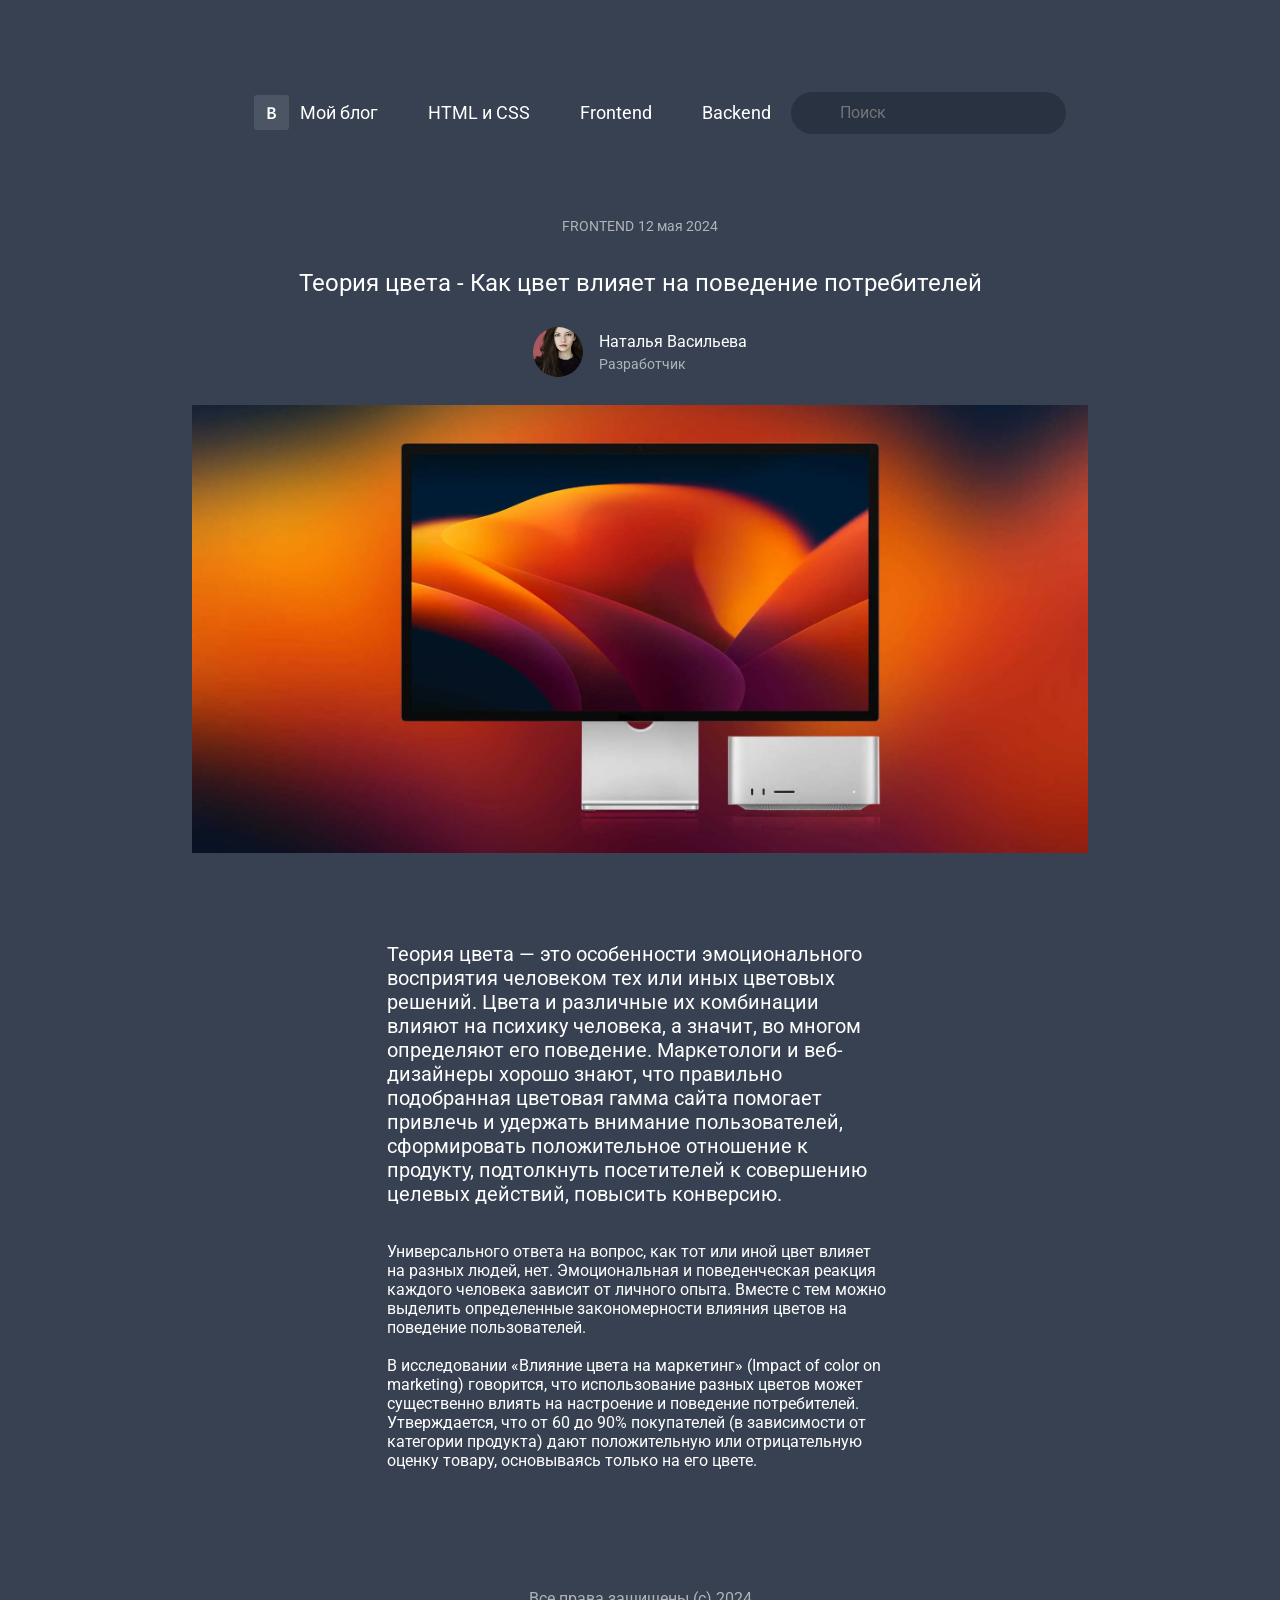
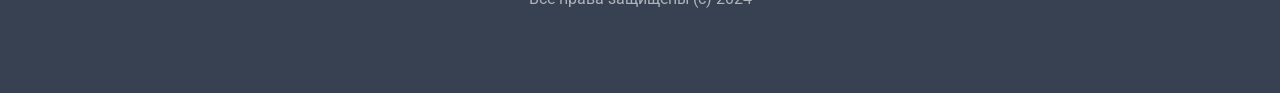
<file: 1-Blog/index.html>
<!DOCTYPE html>
<html>

<head>
    <title>Блог</title>
    <link rel="stylesheet" href="styles.css" />
    <link rel="preconnect" href="https://fonts.googleapis.com">
    <link rel="preconnect" href="https://fonts.gstatic.com" crossorigin>
    <link
        href="https://fonts.googleapis.com/css2?family=Open+Sans:ital,wght@0,300..800;1,300..800&family=Roboto:ital,wght@0,100..900;1,100..900&family=Source+Code+Pro:ital,wght@0,200..900;1,200..900&display=swap"
        rel="stylesheet">
    <link rel="preconnect" href="https://fonts.googleapis.com">
    <link rel="preconnect" href="https://fonts.gstatic.com" crossorigin>
    <link
        href="https://fonts.googleapis.com/css2?family=Open+Sans:ital,wght@0,300..800;1,300..800&family=Roboto:ital,wght@0,100..900;1,100..900&family=Source+Code+Pro:ital,wght@0,200..900;1,200..900&display=swap"
        rel="stylesheet">
</head>

<body>
    <header>
        <nav>
            <ul id="header_menu">
                <li class="header_item">
                    <div id="icon"><span>В</span></div>Мой блог
                </li>
                <li class="header_item">HTML и CSS</li>
                <li class="header_item">Frontend</li>
                <li class="header_item">Backend</li>
            </ul>
            <input placeholder="Поиск" type="text" id="search">
        </nav>
    </header>
    <main>
        <article>
            <header>
                <div id="tags">
                    <span id="topic">FRONTEND</span>
                    <span id="date">12 мая 2024</span>
                </div>
                <h1 id="title">Теория цвета - Как цвет влияет на поведение потребителей</h1>
                <div id="author">
                    <img src="img/img1.png" alt="Фото автора">
                    <div id="description">
                        <p id="author_name">Наталья Васильева</p>
                        <p id="profession">Разработчик</p>
                    </div>

                </div>
            </header>
            <img id="main_picture" src="img/img2.png" alt="Иллюстрация">
            <p id="main_text">Теория цвета — это особенности эмоционального восприятия человеком тех или иных
                цветовых решений. Цвета и
                различные их комбинации влияют на психику человека, а значит, во многом определяют его поведение.
                Маркетологи и веб-дизайнеры хорошо знают, что правильно подобранная цветовая гамма сайта помогает
                привлечь и
                удержать внимание пользователей, сформировать положительное отношение к продукту, подтолкнуть
                посетителей к
                совершению целевых действий, повысить конверсию.</p>
            <p id="extra_text">Универсального ответа на вопрос, как тот или иной цвет влияет на разных людей, нет.
                Эмоциональная и
                поведенческая реакция каждого человека зависит от личного опыта. Вместе с тем можно выделить
                определенные
                закономерности влияния цветов на поведение пользователей.<br /><br />В исследовании «Влияние цвета на
                маркетинг» (Impact of color on marketing) говорится, что использование разных цветов может существенно
                влиять на настроение и поведение потребителей. Утверждается, что от 60 до 90% покупателей (в зависимости
                от
                категории продукта) дают положительную или отрицательную оценку товару, основываясь только на его цвете.
            </p>
        </article>
    </main>
    <footer>
        <p id="copyright">Все права защищены (c) 2024</p>
    </footer>
</body>

</html>
</file>
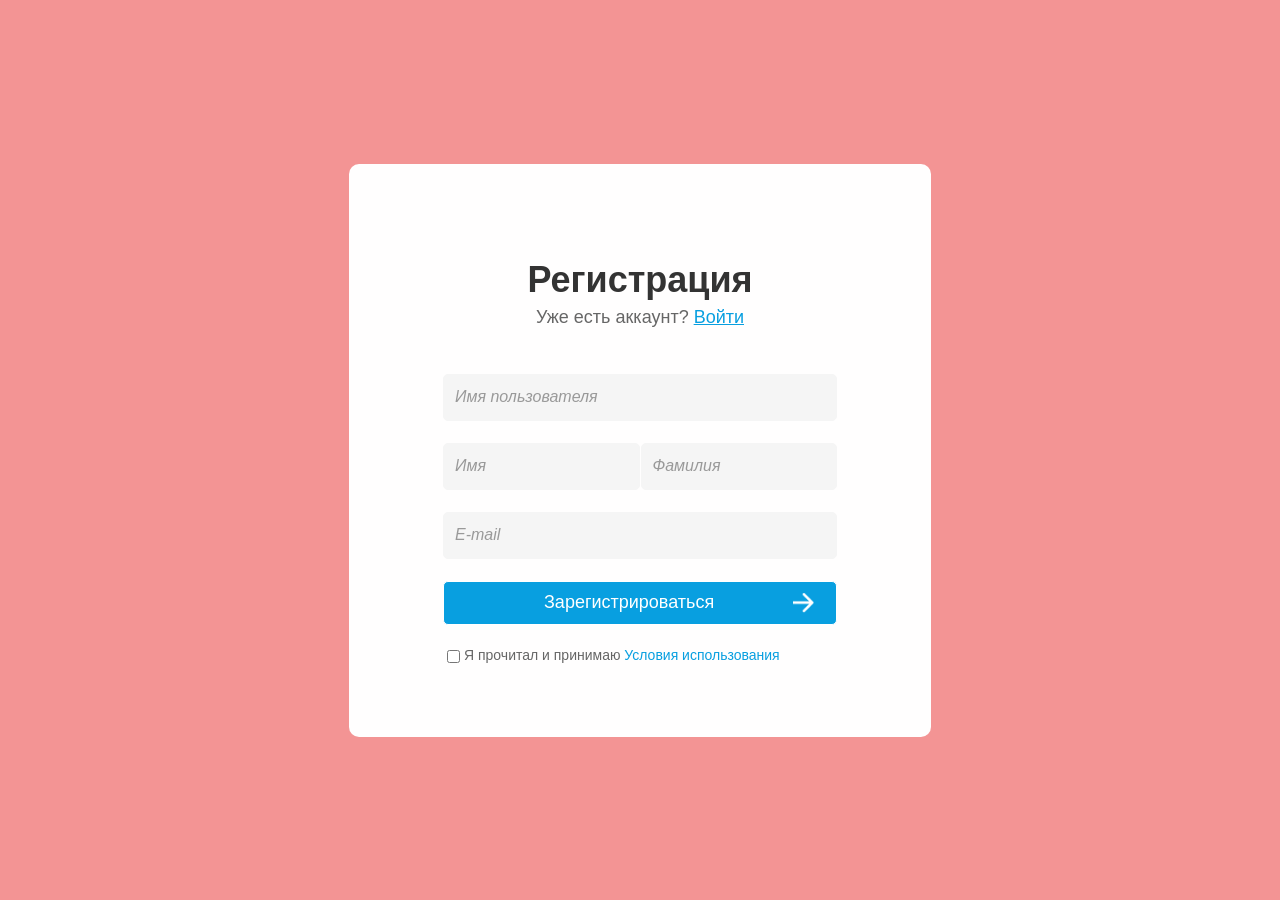
<file: 2-Form/index.html>
<!DOCTYPE html>
<html>

<head>
    <title>Регистрация</title>
    <link rel="stylesheet" href="styles.css" />

</head>

<body>
    <div id="container">
        <form action='/' method="post">
            <div id="title">
                <h1>Регистрация</h1>
                <p>Уже есть аккаунт? <a href="#">Войти</a></p>
            </div>
            <div id="inputs">
                <div class="input_line">
                    <input type="text" placeholder="Имя пользователя" name="username">
                </div>
                <div class="input_line">
                    <input type="text" placeholder="Имя" name="first_name">
                    <input type="text" placeholder="Фамилия" name="last_name">
                </div>
                <div class="input_line">
                    <input type="email" placeholder="E-mail" name="email">
                </div>
                <button type="submit">Зарегистрироваться<img src="img/Arrow 1.png" alt="Стрелка вправо"></button>
                <div class="input_line">
                    <input type="checkbox" id="terms" name="terms">
                    <label for="terms">Я прочитал и принимаю <a href="#">Условия использования</a></label>
                </div>
            </div>
        </form>
    </div>
</body>

</html>
</file>
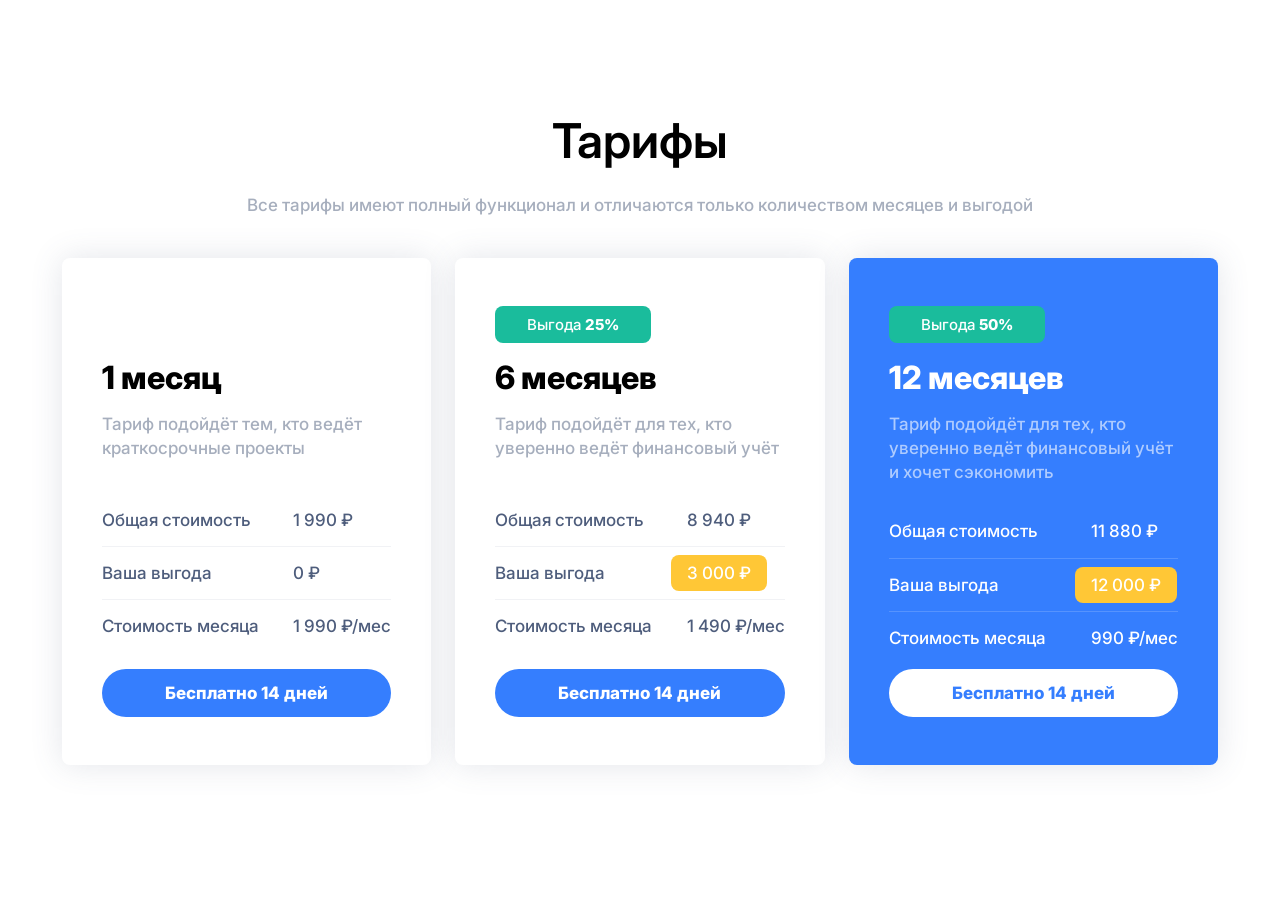
<file: 3-Finio/index.html>
<!DOCTYPE html>
<html>

<head>
    <title>Тарифы</title>
    <meta name="viewport" content="width=device-width, initial-scale=1.0">
    <link rel="stylesheet" href="styles.css" />
    <link rel="preconnect" href="https://fonts.googleapis.com">
    <link rel="preconnect" href="https://fonts.gstatic.com" crossorigin>
    <link
        href="https://fonts.googleapis.com/css2?family=Inter:ital,opsz,wght@0,14..32,100..900;1,14..32,100..900&family=Open+Sans:ital,wght@0,300..800;1,300..800&family=Roboto:ital,wght@0,100..900;1,100..900&family=Source+Code+Pro:ital,wght@0,200..900;1,200..900&display=swap"
        rel="stylesheet">

</head>

<body>
    <div class="tariffs">
        <div class="header">
            <h1 class="header__title">Тарифы</h1>
            <p class="header__subtitle">Все тарифы имеют полный функционал и отличаются только количеством месяцев и
                выгодой</p>
        </div>
        <div class="cards">
            <div class="card__item">
                <div class="card__header">
                    <p class="card__benefit card__benefit_empty"></p>
                    <h2 class="card__term">1 месяц</h2>
                    <p class="card__description">Тариф подойдёт тем, кто ведёт краткосрочные проекты</p>
                </div>
                <div class="card__table">
                    <span class="card__data card__data_first">Общая стоимость</span>
                    <span class="card__data card__data_second">1 990 ₽</span>
                    <hr class="card__separator" />
                    <span class="card__data card__data_first">Ваша выгода</span>
                    <span class="card__data card__data_second">0 ₽</span>
                    <hr class="card__separator" />
                    <span class="card__data card__data_first">Стоимость месяца</span>
                    <span class=" card__data card__data_second">1 990 ₽/мес</span>
                </div>
                <div class="card__label">Бесплатно 14 дней</div>
            </div>
            <div class="card__item">
                <div class="card__header">
                    <p class="card__benefit">Выгода <span class="card__discount">25%</span></p>
                    <h2 class="card__term">6 месяцев</h2>
                    <p class="card__description">Тариф подойдёт для тех, кто уверенно ведёт финансовый учёт</p>
                </div> 
                <div class="card__table">
                    <span class="card__data card__data_first">Общая стоимость</span>
                    <span class="card__data card__data_second">8 940 ₽</span>
                    <hr class="card__separator" />
                    <span class="card__data card__data_first">Ваша выгода</span>
                    <span class="card__data card__data_second card__data_orange">3 000 ₽</span>
                    <hr class="card__separator" />
                    <span class="card__data card__data_first">Стоимость месяца</span>
                    <span class="card__data card__data_second">1 490 ₽/мес</span>
                </div>
                <div class="card__label">Бесплатно 14 дней</div>
            </div>
            <div class="card__item card__item_blue">
                <div class="card__header">
                    <p class="card__benefit">Выгода <span class="card__discount">50%</span></p>
                    <h2 class="card__term">12 месяцев</h2>
                    <p class="card__description">Тариф подойдёт для тех, кто уверенно ведёт финансовый учёт и хочет сэкономить</p>
                </div>
                <div class="card__table">
                    <span class="card__data card__data_first">Общая стоимость</span>
                    <span class="card__data card__data_second">11 880 ₽</span>
                    <hr class="card__separator" />
                    <span class="card__data card__data_first">Ваша выгода</span>
                    <span class="card__data card__data_second  card__data_orange">12 000 ₽</span>
                    <hr class="card__separator" />
                    <span class="card__data card__data_first">Стоимость месяца</span>
                    <span class="card__data card__data_second">990 ₽/мес</span>
                </div>
                <div class="card__label">Бесплатно 14 дней</div>
            </div>
        </div>
    </div>
</body>
</file>
<file: 1-Blog/styles.css>
body {
    background-color: #374151;
}

nav {
    margin: 71px 180px;
    display: flex;
    align-items: center;
}

header {
    display: flex;
    flex-direction: column;
    align-items: center;
}

#header_menu {
    display: flex;
    align-items: center;
    flex: 1;
    column-gap: 50px;
    margin-right: 20px;
}

#icon {
    background-color: #4B5563;
    color: #FFFFFF;
    font-family: "Source Code Pro", "Corbel";
    font-weight: 600;
    font-size: 18px;
    width: 35px;
    height: 35px;
    border-radius: 3px;
    display: flex;
    justify-content: center;
    align-items: center;
    margin-right: 11px;
}

.header_item {
    font-family: "Roboto", "Open Sans";
    font-weight: 400;
    font-size: 18px;
    color: #FFFFFF;
    display: flex;
    align-items: center;
    list-style: none;
}

#search {
    background-color: #1F293799;
    color: #FFFFFF;
    font-family: "Roboto", "Open Sans";
    font-weight: 400;
    font-size: 16px;
    border-radius: 100px;
    width: 224px;
    height: 40px;
    padding-left: 49px;
    border: 0px;
    margin-left: auto;
}


article {
    display: inline-flex;
    flex-direction: column;
    align-items: center;
}

#title {
    font-family: "Roboto", "Open Sans";
    font-weight: 400;
    font-size: 24px;
    color: #FFFFFF;
    margin-bottom: 30px;
}

#tags {
    margin-bottom: 14px;
}

#topic,
#date,
#profession {
    font-family: "Roboto", "Open Sans";
    font-weight: 400;
    font-size: 14px;
    color: #FFFFFF99
}

#author>img {
    width: 50px;
    height: 50px;
    border-radius: 50%;
    object-fit: cover;
}

#author_name,
#extra_text {
    font-family: "Roboto", "Open Sans";
    font-weight: 400;
    font-size: 16px;
    color: #FFFFFF
}



#main_text {
    font-family: "Roboto", "Open Sans";
    font-weight: 400;
    font-size: 20px;
    color: #FFFFFF
}

#main_text,
#extra_text {
    width: 40%;
}

#author {
    margin-bottom: 28px;
    display: flex;
    align-items: center;
}

#main_picture {
    width: 896px;
    margin-bottom: 69px;
}

#description {
    margin-left: 16px;
    display: flex;
    flex-direction: column;
    row-gap: 5px;
}

#description>p {
    margin: 0px;
}

footer {
    display: flex;
    justify-content: center;
}

#copyright {
    color: #FFFFFF99;
    font-family: "Roboto", "Open Sans";
    font-weight: 400;
    font-size: 16px;
    margin-top: 103px;
    margin-bottom: 77px;
}
</file>
<file: 2-Form/styles.css>
* {
    font-family: "Open Sans", sans-serif;
}

body {
    background-color: #F39494;
    display: flex;
    justify-content: center;
    align-items: center;
    height: calc(100vh - 16px);
}

#container {
    width: 582px;
    height: 573px;
    border-radius: 10px;
    display: flex;
    justify-content: center;
    align-items: center;
    background-color: #FFFEFE;

}

form {
    width: 394px;
    display: inline-flex;
    flex-direction: column;
    align-items: center;
}

#title {
    text-align: center;
    margin: 0 0 46px 0;
}

h1 {
    color: #333333;
    font-weight: 700;
    font-size: 36px;
    margin-bottom: 6px;
}

p {
    color: #666666;
    font-weight: 400;
    font-size: 18px;
    margin: 0 0 0 0;
}

input {
    border: 1px solid #F5F5F5;
    border-radius: 5px;
    padding: 0px 11px;
    color: #333333;
    background-color: #F5F5F5;
}

input::placeholder {
    font-weight: 400;
    font-size: 16px;
    color: #999999;
    font-style: italic;
}

#inputs {
    display: flex;
    flex-direction: column;
    row-gap: 22px;
}

.input_line {
    display: flex;
    column-gap: 1px;
}

input[type="text"],
input[type="email"] {
    height: 45px;
    font-weight: 600;
    font-size: 16px;
    width: 100%;
}

input[type="checkbox"] {
    border: 1px solid #EEEEEE;
}

label {
    font-weight: 400;
    font-size: 14px;
    color: #666666;
}

a {
    color: #089FE0;
}

label>a {
    text-decoration: none;
}

button {
    font-weight: 400;
    font-size: 18px;
    background-color: #089FE0;
    color: #FFFFFF;
    width: 100%;
    height: 44px;
    border: 1px solid #FFFFFF;
    border-radius: 5px;
    display: flex;
    align-items: center;
    justify-content: center;
    padding: 0px 22px 0px 100px;
}

button>img {
    height: 20px;
    margin-left: auto;
}
</file>
<file: 3-Finio/styles.css>
body {
    --white: #FFFFFF;
    --light-white: #FFFFFF99;
    --very_light_white: #FFFFFF29;
    --light-grey: #4E5D7C80;
    --black: #000000;
    --grey: #4E5D7C;
    --dark_grey: #4E5D7C14;
    --blue: #357EFE;
    --green: #1ABC9C;
    background-color: var(--white);
    margin: auto;
}

.tariffs {
    padding: 80px 0px;
}

.header__title {
    font-family: Inter;
    font-weight: 600;
    font-size: 48px;
    line-height: 120%;
    letter-spacing: 0%;
    text-align: center;
    margin-bottom: 24px;

}

.header__subtitle {
    font-family: Inter;
    font-weight: 500;
    font-size: 17px;
    line-height: 140%;
    letter-spacing: 0%;
    text-align: center;
    color: var(--light-grey);
    margin-bottom: 40px;

}

.card__item {
    height: calc(507px - 48px * 2);
    background-color: #FFFFFF;
    box-shadow: 0px 0px 32px 0px #4E5D7C29;
    padding: 48px 40px;
    border-radius: 8px;
    display: grid;
    align-content: space-between;
}

.cards {
    display: grid;
    grid-template-columns: 1fr 1fr 1fr;
    gap: 24px;
    width: 1156px;
    margin: auto;
}

.card__term {
    font-family: Inter;
    font-weight: 800;
    font-size: 32px;
    line-height: 120%;
    letter-spacing: 0%;
    color: var(--black);
    margin-bottom: 16px;
    margin-top: 0px;
}

.card__description {
    font-family: Inter;
    font-weight: 500;
    font-size: 17px;
    line-height: 140%;
    letter-spacing: 0%;
    color: var(--light-grey);
    text-align: left;
    margin: 0px;
}

.card__table {
    display: grid;
    grid-template-columns: auto auto;
    height: 126px;
    justify-content: space-between;
    align-items: baseline;
}

.card__data {
    font-family: Inter;
    font-weight: 500;
    font-size: 17px;
    line-height: 120%;
    letter-spacing: 0%;
    color: var(--grey);
}

.card__separator {
    width: 100%;
    background-color: var(--dark_grey);
    grid-column: span 2;
    height: 1px;
    border: none;
    margin: 8px 0px;
}

.card__label {
    background-color: var(--blue);
    font-family: Inter;
    font-weight: 800;
    font-size: 17px;
    line-height: 140%;
    letter-spacing: 0%;
    color: var(--white);
    height: 48px;
    text-align: center;
    line-height: 48px;
    border-radius: 47px;
}

.card__benefit {
    background-color: var(--green);
    width: 124px;
    height: 29px;
    padding: 4px 16px;
    border-radius: 8px;
    font-family: Inter;
    font-weight: 500;
    font-size: 15px;
    line-height: 140%;
    letter-spacing: 0%;
    color: var(--white);
    text-align: center;
    line-height: 29px;
    margin: 0px 0px 16px 0px;

}

.card__discount {
    font-family: Inter;
    font-weight: 800;
    font-size: 15px;
    line-height: 140%;
    letter-spacing: 0%;
    color: var(--white);
}

.card__benefit_empty {
    visibility: hidden;
}

.card__data_second {
    padding: 8px 0px 8px 16px;
}

.card__data_orange {
    background-color: #FFC736;
    color: var(--white);
    border-radius: 8px;
    width: max-content;
    padding-right: 16px;
}

.card__item_blue {
    background-color: var(--blue);
}

.card__item_blue .card__term,
.card__item_blue .card__data {
    color: var(--white)
}

.card__item_blue .card__label {
    background-color: var(--white);
    color: var(--blue)
}

.card__item_blue .card__separator {
    background-color: var(--very_light_white);
}

.card__item_blue .card__description {
    color: var(--light-white)
}

@media screen and (max-width:1168px) {
    .cards {
        grid-template-columns: 1fr;

        width: auto;
    }

    .header__title {
        font-size: 36px;
        text-align: left;
        margin-bottom: 24px;
    }

    .header__subtitle {
        text-align: left;
        margin-bottom: 48px;
    }

    .tariffs {
        margin: 0px 24px 0px 23px;
    }

    .card__benefit_empty {
        display: none;
    }

    .card__item {
        padding: 48px 24px;
        height: auto;
    }

    .card__header {
        margin-bottom: 32px;
    }

    .card__table {
        margin-bottom: 32px;
    }
}
</file>
